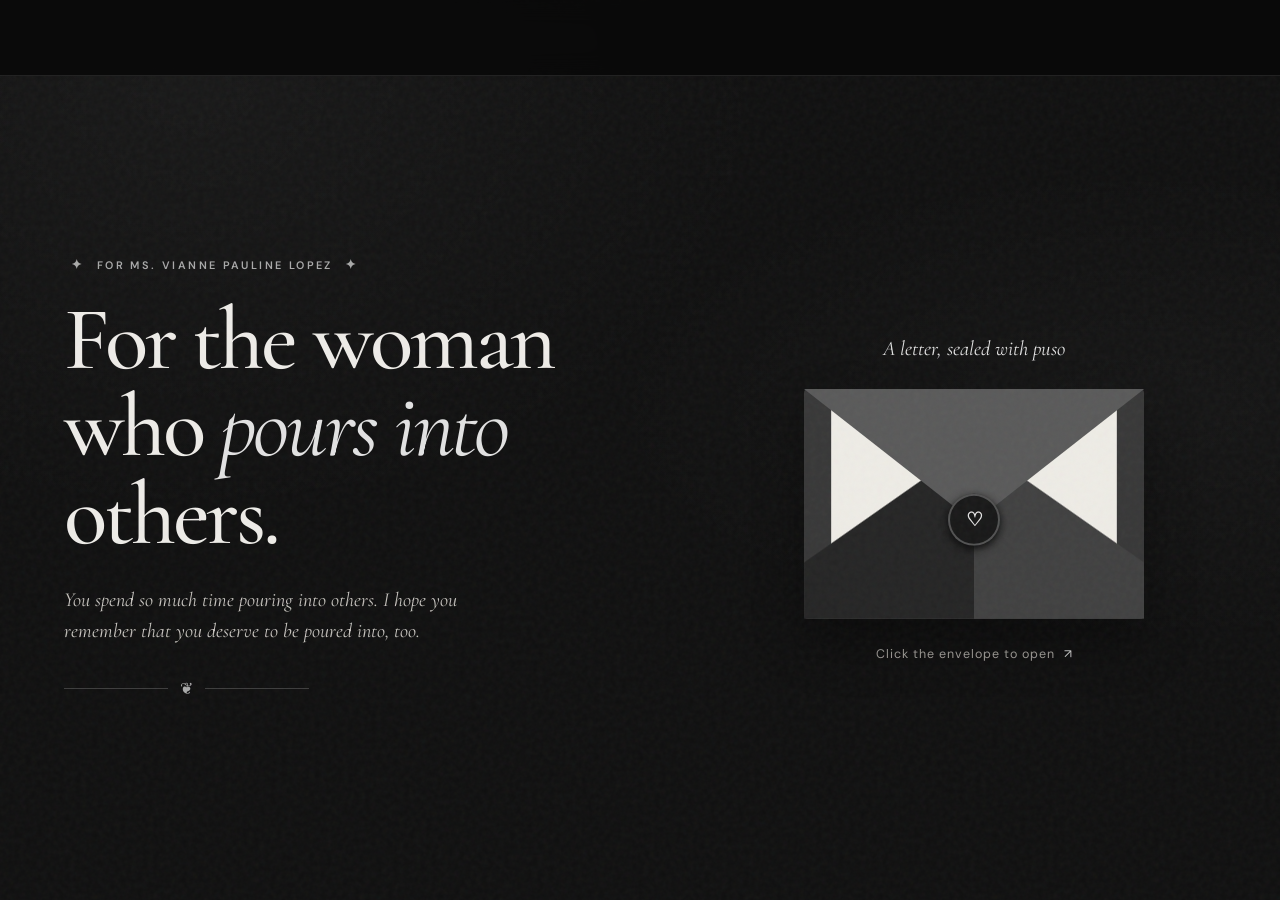
<file: index.html>
<!DOCTYPE html>
<html lang="en">
<head>
  <meta charset="UTF-8">
  <meta name="viewport" content="width=device-width, initial-scale=1.0">
  <meta name="theme-color" content="#211b19">
  <meta name="description" content="Social Media Privacy and Professional Image - Activity 6.">
  <title>WEBSITE PPOJECT 5 | Social Media Privacy</title>

  <link rel="preconnect" href="https://fonts.googleapis.com">
  <link rel="preconnect" href="https://fonts.gstatic.com" crossorigin>
  <link href="https://fonts.googleapis.com/css2?family=Cormorant+Garamond:wght@400;500;600;700&family=DM+Sans:wght@400;500;600&family=Special+Elite&display=swap" rel="stylesheet">

  <link rel="stylesheet" href="style.css">
</head>

<body>
  <div class="grain" aria-hidden="true"></div>

 <header class="topbar"></header>

  <main>
    <section class="hero" id="home">
      <div class="hero-copy">
        <p class="eyebrow">
          <span class="tiny-star">✦</span>
          For Ms. Vianne Pauline Lopez
          <span class="tiny-star">✦</span>
        </p>

        <h1>For the woman<br>who <em>pours into</em> others.</h1>

        <p class="hero-subtitle">
          You spend so much time pouring into others. I hope you remember that you deserve to be poured into, too.
        </p>

        <div class="hero-rule"><span>❦</span></div>
      </div>

      <div class="envelope-scene">
        <div class="envelope-caption">A letter, sealed with puso</div>

        <button class="envelope" id="openLetter" type="button" aria-label="Open the letter">
          <span class="envelope-back"></span>

          <span class="letter-preview">
            <span class="letter-preview-small">For you lidir.</span>
            <span class="letter-preview-name">Nay</span>
            <span class="letter-preview-heart">♡</span>
          </span>

          <span class="envelope-flap"></span>
          <span class="envelope-front"></span>
         <span class="wax-seal">♡</span>
        </button>

        <p class="click-hint">Click the envelope to open <span>↗</span></p>
      </div>
    </section>

    <section class="letter-section hidden" id="letterSection" aria-labelledby="letterHeading">
      <div class="section-heading">
        <p class="eyebrow">Sana may sense 'tong mga pinagsasabi ko</p>
        <h2 id="letterHeading">Dear, <em> Charo.</em></h2>
        <p class="section-intro">Please excuse the occasional dramatic pause and the excessive HAHAHAHA.</p>
      </div>

      <article class="letter-paper">
        <div class="paper-topline">
          <span>OCTOBER 16, 2026</span>
          <span>✦</span>
          <span>FRIDAY</span>
        </div>

        <div class="letter-content">
         
<p class="salutation">Hello, Nay!</p>

          
<p>Uhm… wait, parang ano ’to ha, impromptu. HAHAHAHA. Teka, ano nga ulit sasabihin ko? Ay, naalala ko na!</p>

<p>Una sa lahat, bago sa huli, gusto ko pong mag-thank you for everything since day one.</p>

<p>Gusto ko pong mag-thank you sa pag-guide mo sa akin, sa patience mo, at sa patuloy na pagtuturo sa akin. Aware naman po ako na minsan (minsan???) mahirap talaga akong i-handle. HAHAHAHA.</p>

<p>Pero ayun, nandiyan ka pa rin po. Thank you po sa imong bohai!</p>

<p>Naalala ko po ’yung conversation natin sa study hall tungkol sa mga taong umaalis sa buhay natin, ’yung mga disciples mo po at ’yung mga naging leader ko po. Naisip ko tuloy na pareho pala tayong may experiences sa mga taong umaalis sa buhay natin.</p>

<p>Pero kidding aside, tumatak po talaga sa akin ’yung usapan natin na ’yon. Dahil doon, mas nakita kita hindi lang bilang leader, kundi bilang isang tao rin na may sariling mga pinagdaraanan at karanasan sa buhay.</p>

<p>Tapos po, sa Prayer Mountain, sinabi mong kapag nagmamahal ka, you pour yourself into people, especially your disciples. Mas na-appreciate ko po ’yung heart mo. Kahit alam mong may possibility na umalis ang mga taong pinaglalaanan mo ng time, effort, and love, you still choose to give.</p>

<p>Hindi mo kontrolado kung sino ang mag-stay o aalis, pero you still choose to pour into others. </p>

<p>As for my journey with God, I'm still taking things one step at a time. May mga bagay pa akong unti-unting inaayos sa sarili ko, pero I'm trying. Noong una, parang dini-deny ko pa sa sarili ko, eh. ’Yung irresistible grace po? Kahit anong takbo ang gawin ko, somehow, binabalik pa rin ako ni God. Kahit may mga experiences akong naging dahilan para ayaw ko nang bumalik, He still gave me reasons to keep trying.</p>

<p>I'm grateful na God uses you po to guide me, teach me, and remind me of things I need to hear. I know na ’yung relationship ko with God is my own journey, pero thankful ako na may mga taong tulad mo po Siyang ginagamit along the way.</p>

<p>Ayoko pong ma-take for granted ang presence ni God, pati na rin ang mga taong ginagamit Niya para tulungan akong lumago. Gusto ko pong ma-appreciate ka, hindi lang dahil sa mga ginagawa mo para sa akin, kundi dahil din sa kung sino ka at sa heart na meron ka.</p>

<p>And ’yung ganap po sa Prayer Mountain, gustong-gusto ko talagang sumama. Kaya noong sinabi mong, “Buti sumama ka,” ang gusto kong isagot no’n is, “Buti inaya mo po ’ko.”</p>

<p>Baka po sa ’yo, simpleng pag-aya lang ’yon, pero sa akin, it meant something. Na-appreciate ko po na naisipan mo akong ayain in the first place.</p>

<p>Uhm… ano po pala, thank you rin po kasi kahit paulit-ulit ninyo akong niyayang kumain, hindi mo ’ko pinilit. Hinayaan mo lang akong maging comfortable.</p>

<p>Thank you po for being patient and considerate. Naa-appreciate ko po na hindi mo ako minamadali at hinahayaan mo lang akong maging comfortable sa sarili kong pace, kahit may mga part na nahihiya pa rin ako. HAHAHAHA.</p>

<p>Thank you po for being you.</p>

<p>Sana, habang inaalagaan mo ang ibang tao, maalagaan mo rin po ang sarili mo. You deserve the same love, patience, and care that you give to others. Sana, hayaan mo rin kaming alagaan ka paminsan-minsan, kahit sa maliliit na paraan lang.</p>

<p>I pray po kay God na He continues to give you wisdom, strength, peace, and joy as you walk in your calling. Magiging pastora yarn, ihh! <3</p>

<p>I pray na patuloy ka pong i-sustain ni God, especially on the days when you feel tired. Sana, sa mga panahong napapagod ka na kakabuhos sa ibang tao, He reminds you that you are loved, too, and that you don't have to carry everything alone.</p>

<p>I'm GRATEFUL for your life, Maem. Kasama ka sa paglipad ng eroplano.</p>

<p>Nakikita ko po kayo, Nay.</p>

<p>Nakikita ko po ’yung efforts mo, ’yung heart mo for people, at ’yung love na binubuhos mo sa mga taong ginagabayan mo. Hindi man ako palaging vocal, please know na hindi nasasayang sa akin ’yung mga ginagawa mo. Please, please, please. By Sabrina Carpenter. </p>
<p class="love-line">Sinisinag kita, Nay’ed! Thank you for everything. 🤍</p>

<p class="signoff">Lodicakes,<br><span>Ruthy</span></p>

             </div> <!-- end ng letter-content -->

      <div id="letterEnding" class="hidden">
        <div class="continue-wrap">
          <p>Ay, teka, meron pa po…</p>
        </div>

        <div id="oneLastThing">
          <button
            class="primary-button"
            id="showLastThing"
            type="button"
          >
            Click here <span>♡</span>
          </button>
        </div>
      </div>

    </article>

    <!-- PASSWORD SCREEN -->
<section class="password-section hidden" id="passwordSection" aria-labelledby="passwordHeading">
  <div class="surprise-card">
    <p class="eyebrow">Ma-stress muna♡</p>

    <div class="surprise-ornament">❦</div>

    <h2 id="passwordHeading">Password po muna bago ang surprise HAHAHAHA.</h2>

    <form id="passwordForm">
      <label for="passwordInput"> Question: What is her name?</label>

      <p class="password-clue">
        <em>Clue: Baka alam po ni Yela</em>
      </p>

      <input
        type="password"
        id="passwordInput"
        name="password"
        placeholder="Your answer..."
        autocomplete="off"
        required
      >

      <p id="passwordError" class="hidden" role="alert">
        Hmm, try again HAHAHAHA. 🤍
      </p>

      <p id="secondClue" class="password-clue hidden">
        <em>Need another clue? Her name reads the same forward and backward. 👀</em>
      </p>

      <button class="primary-button" type="submit">
        Unlock the surprise ♡
      </button>
    </form>
  </div>
</section>


    <section class="memories-section" id="memories">
      <div class="section-heading">
        <p class="eyebrow">Kyeotie Mumintsss</p>
        <h2>Mga <em>Pitik.</em></h2> 
      </div>

      <div class="memory-grid">
        <figure class="memory-card memory-card-large">
          <div class="photo-frame">
            <img src="photos/memory-1.jpg" alt="Ruthy and Nay sharing a moment at a table">
          </div>
          <figcaption>
            <span class="memory-number">01 / Pic tayo, send natin kay Mami</span>
            <p>Some moments stay with us.</p>
          </figcaption>
        </figure>

        <figure class="memory-card">
          <div class="photo-frame">
            <img src="photos/memory-2.jpg" alt="Ruthy and Nay standing together outside during their outing">
          </div>
          <figcaption>
            <span class="memory-number">02 /Lopit, Angas</span>
            <p>“Buti sumama ka.”</p>
          </figcaption>
        </figure>

        <figure class="memory-card">
          <div class="photo-frame">
            <img src="photos/memory-3.jpg" alt="A group photo with Ruthy, Nay, and a friend">
          </div>
          <figcaption>
            <span class="memory-number">03 / STILL GROWING</span>
            <p>One step at a time.</p>
          </figcaption>
        </figure>
      </div>
    </section>

    <section class="surprise-section hidden" id="surpriseSection">
     
<div class="gang-letter">
  <p class="gang-heading">Mga nakakaiyak na mensahe</p>

  <div class="gang-flourish">❦</div>

  <h2 class="gang-greeting">Halu Mami, <em>V!</em></h2>

  <div class="gang-message">
    <h3>TIN</h3>
    <p>Salamat sa iyong suporta, God bless.</p>
  </div>

  <div class="gang-message">
    <h3>YELA</h3>
    <p>Pilipino, Pilipino, bebot, bebot be, ikaw ay aking…</p>
  </div>

  <div class="gang-message">
    <h3>RUTH</h3>
    <p>Meron din palang ganda ang buhay, pwede nang mangarap.</p>
  </div>

  <p class="gang-thanks">Arigathanks, Mi. 🤍</p>
  <p class="gang-signoff">— Mga mababangis</p>

 
<div class="gang-actions">
  <button class="read-again-button" id="readAgain" type="button">
    ↶ Read Again
  </button>

  <button class="trash-button" id="trashThis" type="button">
    🗑 Trash This
  </button>
</div>


        <div class="trash-reveal hidden" id="trashReveal" aria-live="polite">
          <img src="images/heartbreak-meme.png" alt="A dramatic heartbreak meme showing someone clutching a glowing heart">

          <p>Aguy saet niyan binasura HAHAHAHAH</p>

          <button class="text-button" id="undoTrash" type="button">
            Balikan natin... sino? MALIIII.
          </button>
        </div>
      </div>
    </section>
  </main>

  <div class="toast" id="toast" role="status" aria-live="polite"></div>

  <script src="script.js"></script>
</body>
</html>
</file>
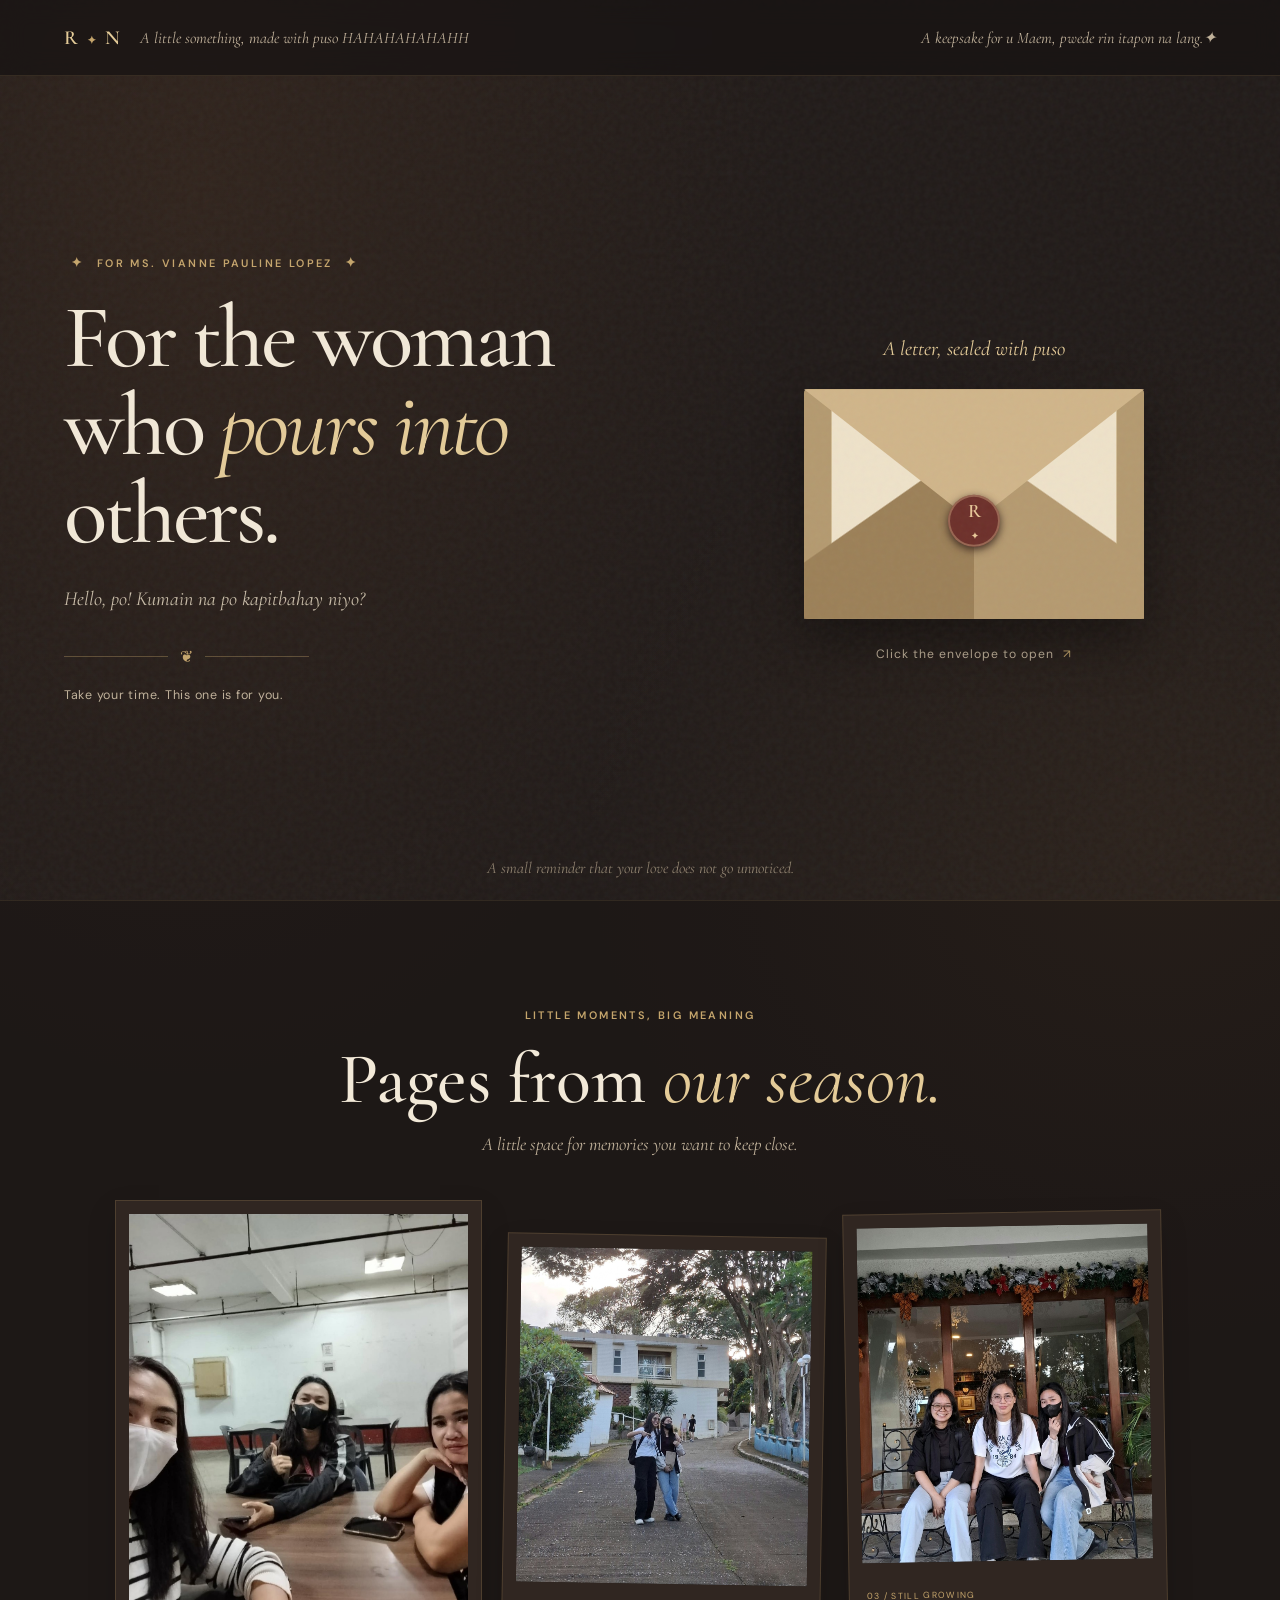
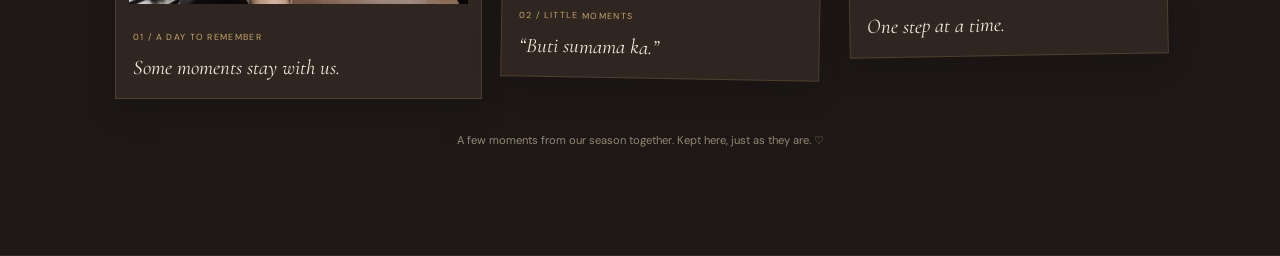
<file: Activity6_Ruth/index.html>
<!DOCTYPE html>
<html lang="en">
<head>
  <meta charset="UTF-8">
  <meta name="viewport" content="width=device-width, initial-scale=1.0">
  <meta name="theme-color" content="#211b19">
   <meta name="description" content="Social Media Privacy and Professional Image - Activity 6.">
  <title>Social Media Privacy and Professional Image | Activity 6</title>
  <link rel="preconnect" href="https://fonts.googleapis.com">
  <link rel="preconnect" href="https://fonts.gstatic.com" crossorigin>
  <link href="https://fonts.googleapis.com/css2?family=Cormorant+Garamond:wght@400;500;600;700&family=DM+Sans:wght@400;500;600&family=Special+Elite&display=swap" rel="stylesheet">
  <link rel="stylesheet" href="style.css">
</head>
<body>
  <div class="grain" aria-hidden="true"></div>
  <header class="topbar">
    <a class="brand" href="#" aria-label="A letter for Nay home">R <span>✦</span> N</a>
    <div class="topbar-note">A little something, made with puso HAHAHAHAHAHH</div>
    <span class="topbar-note topbar-note-right">A keepsake for u Maem, pwede rin itapon na lang.✦</span>
  </header>

  <main>
    <section class="hero" id="home">
      <div class="hero-copy">
        <p class="eyebrow"><span class="tiny-star">✦</span> For Ms. Vianne Pauline Lopez <span class="tiny-star">✦</span></p>
        <h1>For the woman<br>who <em>pours into</em> others.</h1>
        <p class="hero-subtitle">Hello, po! Kumain na po kapitbahay niyo? </p>
        <div class="hero-rule"><span>❦</span></div>
        <p class="hero-prompt">Take your time. This one is for you.</p>
      </div>

      <div class="envelope-scene">
        <div class="envelope-caption">A letter, sealed with puso</div>
        <button class="envelope" id="openLetter" type="button" aria-label="Open the letter">
          <span class="envelope-back"></span>
          <span class="letter-preview">
            <span class="letter-preview-small">For my LIDIR</span>
            <span class="letter-preview-name">Nay</span>
            <span class="letter-preview-heart">♡</span>
          </span>
          <span class="envelope-flap"></span>
          <span class="envelope-front"></span>
          <span class="wax-seal">R<span>✦</span></span>
        </button>
        <p class="click-hint">Click the envelope to open <span>↗</span></p>
      </div>
      <div class="hero-bottom-note">A small reminder that your love does not go unnoticed.</div>
    </section>

    <section class="letter-section hidden" id="letterSection" aria-labelledby="letterHeading">
      <div class="section-heading">
        <p class="eyebrow">A FEW WORDS FROM Lodicakes</p>
        <h2 id="letterHeading">Dear Nay, <em>Vianne.</em></h2>
        <p class="section-intro">Please excuse the occasional dramatic pause and the excessive HAHAHAHA.</p>
      </div>

      <article class="letter-paper">
        <div class="paper-topline"><span>OCTOBER</span><span>✦</span><span> 2026</span></div>
        <div class="letter-content">
          <p class="salutation">Hello, Nay!</p>

          <p>Uhm… wait, parang ano ’to ha, impromptu. HAHAHAHAHA. Teka, ano nga ulit sasabihin ko? Ay, naalala ko na!</p>

          <p>Una sa lahat, bago sa huli, gusto ko pong mag-thank you. For everything since day one. HAHAHAHA.</p>

          <p>Pero sir-use-lee, Nay. (Seriously, ayun, nag-explain pa nga.) Since October naman ngayon, Teacher’s Month ’to e. Sabi ni Google. Sinabi niya ’yon??? HAHAHAHA. Kaya naisipan kitang sulatan, kasi bakit hindi, ’di ba?</p>

          <p>Gusto kong mag-thank you sa pag-guide mo sa akin, sa patience mo, at sa patuloy na pagtuturo sa akin. Aware naman ako na minsan (minsan???) mahirap talaga akong i-handle. Pwede namang sumuko ka na lang sa akin, tapos balik na ulit ako sa life ko. Salamat na lang sa lahat. HAHAHAHA.</p>

          <p>Pero ayun, nandiyan ka pa rin. Thank you sa imong bohai!</p>

          <p>Naalala ko ’yung conversation natin sa study hall tungkol sa mga taong umaalis sa buhay ng isang leader. Naisip ko tuloy na pareho pala tayong may experiences sa mga leaders na umaalis. Perfect combination ang atake! Parang nag-cross talaga ’yung paths natin. ANGAS. HAHAHAHA.</p>

          <p>Pero kidding aside, that conversation stayed with me. It helped me see you not just as my leader, but also as a person who has her own struggles. Tapos kahapon, sa prayer mountain, noong sinabi mong kapag nagmamahal ka, you pour yourself into people, especially your disciples, mas na-appreciate ko ’yung heart mo. Kahit alam mong may possibility na umalis ang mga taong pinaglalaanan mo ng time, effort, at love, you still choose to give.</p>

          <p>Hindi mo kontrolado kung sino ang mag-stay o aalis, pero you still choose to pour into others. <strong>LIKE??? DI BA??? KABOG.</strong> HAHAHAHA.</p>

          <p>Nakikita ko naman ’yung efforts mo, Nay. Hindi lang talaga ako vocal. Vocal cords development! HAHAHAHAHA. Jusq, tama na. Pero seriously, I hope na little by little, matutunan ko ring mas ma-express ’yung appreciation ko sa iyo.</p>

          <p>As for my journey with God, I'm still taking things one step at a time. May mga battles pa akong hinaharap at mga bagay na unti-unti ko pang hina-heal, pero I'm trying, Nay. I'm grateful na God uses you to guide me, teach me, and remind me of things I need to hear. I know na ’yung relationship ko with God is my own journey, but I'm thankful na may mga taong tulad mo Siyang ginagamit along the way.</p>

          <p>I don't want to take you for granted, Nay. Pati si God. Ayokong masanay na lang sa presence Niya without genuinely seeking Him, at ayoko ring i-take for granted ’yung mga taong ginagamit Niya para tulungan akong lumago. I'm grateful for your life and for the fact na pinagtagpo Niya ’yung paths natin.</p>

          <p>And ’yung yesterday ganap, gustong-gusto ko talagang sumama. Kaya noong sinabi mong, “Buti sumama ka,” ang gusto ko talagang isagot ay, “Buti inaya mo ’ko.”</p>

          <p>Thank you kasi kahit paulit-ulit mo akong niyayang kumain, hindi mo ako pinilit. HAHAHAHA. Siguro ramdam mo rin na may mga battles pa akong hinaharap, pero hinayaan mo lang akong maging comfortable sa sarili kong pace. Plus 10 na ’yan, direct sa card!</p>

          <p>Baka sa ’yo, simpleng pag-aya lang ’yon, pero sa akin, it meant something. Hindi lang dahil nakasama ko kayo sa prayer mountain, kundi dahil na-appreciate ko rin na naisipan mo akong ayain in the first place. Kaya ayun, buti inaya mo po ’ko. HAHAHAHA. De, ang totoo niyan, may mga inaya siya tapos ’di makakasama, ako last option na ayain. CHAROT. HAHAHAHAHAHAHAHAHA.</p>

          <p>Nay, thank you for being my spiritual mother (Mother??? Nagka-anak pa nga), mentor, and leader. Thank you sa guidance, patience, lessons, reminders, at sa love na patuloy mong ibinibigay sa mga taong ginagabayan mo.</p>

          <p>Pero sana, habang inaalagaan mo rin ang ibang tao, maalagaan mo rin ang sarili mo. You deserve the same love, patience, and care that you give to others. I pray that God continues to give you wisdom, strength, peace, and joy as you walk in your calling. Magiging pastora yarn sha e! HAHAHAHAHA.</p>

          <p>I pray na patuloy kang i-sustain ni God, especially on days when you feel tired, and that He reminds you that you are loved, too.</p>

          <p>I'm GRATEFUL for your life, Nay. For everything since day one. Kasama ka sa paglipad ng eroplano. HAHAHAHA. Hindi ko man laging nasasabi, I hope this letter somehow makes up for the things I fail to express in person. Ayun, nag-fail.</p>

          <p>Hindi ko alam kung saan ako dadalhin ni God in the coming years, at hindi ko rin kayang i-guarantee kung ano ang mangyayari. People come and people go. Clean as you go??? MALIIIIIIII. HAHAHAHA.</p>

          <p>Pero as long as I'm breathing, I'll be here. (Yes, here mismo sa bahay. Kimiii.) Hindi ko man maipapangakong hindi na ako mahihirapan o maliligaw ulit, I'm trying, Nay. And for now, I'm thankful na kasama kita sa season na ito ng buhay ko. Kung saan man ako dalhin ni God, I'll always be grateful na naging part ka ng journey ko.</p>

          <p>And if there's one thing I really want you to take away from this letter, it's this: <strong>nakikita ko po kayo, Nay. (Malamang may mata ka.)</strong> HAHAHAHAHA. Nakikita ko ’yung efforts mo, ’yung heart mo for people, at ’yung love na binubuhos mo sa mga taong ginagabayan mo. Hindi man ako palaging vocal, please know na hindi nasasayang sa akin ’yung mga ginagawa mo. Please, please, please. By Sabrina Carpenter. </p>

          <p>I appreciate you more than I can sometimes put into words.</p>

          <p class="love-line">Te amo, Nay! Thank you for everything. 🤍</p>

          <p class="signoff">Lodicakes,<br><span>Ruthy</span></p>
        </div>
      </article>
      <div class="continue-wrap">
        <p>Ay, teka, meron pa…</p>
        <button class="primary-button" id="showSurprise" type="button">One last thing, Nay <span>♡</span></button>
      </div>
    </section>

    <section class="memories-section" id="memories">
      <div class="section-heading">
        <p class="eyebrow">LITTLE MOMENTS, BIG MEANING</p>
        <h2>Pages from <em>our season.</em></h2>
        <p class="section-intro">A little space for memories you want to keep close.</p>
      </div>
      <div class="memory-grid">
        <figure class="memory-card memory-card-large">
          <div class="photo-frame">
            <img src="photos/memory-1.jpg" alt="Ruthy and Nay sharing a moment at a table">
          </div>
          <figcaption><span class="memory-number">01 / A DAY TO REMEMBER</span><p>Some moments stay with us.</p></figcaption>
        </figure>
        <figure class="memory-card">
          <div class="photo-frame">
            <img src="photos/memory-2.jpg" alt="Ruthy and Nay standing together outside during their outing">
          </div>
          <figcaption><span class="memory-number">02 / LITTLE MOMENTS</span><p>“Buti sumama ka.”</p></figcaption>
        </figure>
        <figure class="memory-card">
          <div class="photo-frame">
            <img src="photos/memory-3.jpg" alt="A group photo with Ruthy, Nay, and a friend">
          </div>
          <figcaption><span class="memory-number">03 / STILL GROWING</span><p>One step at a time.</p></figcaption>
        </figure>
      </div>
      <p class="memory-tip">A few moments from our season together. Kept here, just as they are. ♡</p>
    </section>

    <section class="surprise-section hidden" id="surpriseSection">
      <div class="surprise-card">
        <p class="eyebrow">A LITTLE REMINDER FOR YOU</p>
        <div class="surprise-ornament">❦</div>
        <h2>Dear Nay, <span class="surprise-full-name">Vianne Pauline Lopez</span></h2>
        <p class="surprise-message">You spend so much time pouring into others. I hope you remember that you deserve to be poured into, too.</p>
        <p class="surprise-message">Thank you for showing up, for inviting me, for welcoming me into your care group hehe, for giving me room to take things at my own pace, and for continuing to love people even when you cannot control whether they stay.</p>
        <p class="surprise-message">Hindi ko man palaging nasasabi, I see you. I appreciate you. And I'm grateful to God for your life.</p>
        <p class="surprise-signoff">Te amo, Nay. 🤍</p>
        <p class="surprise-from">-RUTHY</p>
        <div class="ending-actions" id="endingActions">
          <button class="text-button" id="backToLetter" type="button">↶ Read again</button>
          <button class="text-button trash-button" id="trashThis" type="button">🗑 Trash this</button>
        </div>
        <div class="trash-reveal hidden" id="trashReveal" aria-live="polite">
          <img src="images/heartbreak-meme.png" alt="A dramatic heartbreak meme showing someone clutching a glowing heart">
          <p>Aguy saet niyan tinapon HAHAHAHAH</p>
          <button class="text-button" id="undoTrash" type="button">Okay fine, read it again</button>
        </div>
      </div>
    </section>
  </main>


  <div class="toast" id="toast" role="status" aria-live="polite"></div>
  <script src="script.js"></script>
</body>
</html>
</file>
<file: style.css>
/* ========================================
   NAY'S APPRECIATION WEBSITE
   Clean monochrome theme
   ======================================== */

:root {
  --ink: #eeece8;
  --muted: #aaa7a2;
  --bg: #101010;
  --panel: #1b1b1b;
  --gold: #a9a9a9;
  --gold-light: #e2e2e2;
  --paper: #eeece6;
  --paper-ink: #282828;
  --paper-muted: #77736e;
  --line: rgba(220, 220, 220, .22);
  --serif: "Cormorant Garamond", Georgia, serif;
  --sans: "DM Sans", Arial, sans-serif;
  --typewriter: "Special Elite", "Courier New", monospace;
}

/* GLOBAL */
* {
  box-sizing: border-box;
}

html {
  scroll-behavior: smooth;
  scroll-padding-top: 90px;
}

body {
  margin: 0;
  color: var(--ink);
  background:
    radial-gradient(ellipse at 15% 10%, rgba(255,255,255,.035), transparent 38%),
    radial-gradient(ellipse at 90% 45%, rgba(255,255,255,.025), transparent 35%),
    var(--bg);
  font-family: var(--sans);
  line-height: 1.7;
  overflow-x: hidden;
}

button {
  font: inherit;
}

button:focus-visible,
a:focus-visible {
  outline: 2px solid var(--gold-light);
  outline-offset: 5px;
}

.hidden {
  display: none !important;
}

/* SUBTLE GRAIN */
.grain {
  position: fixed;
  inset: 0;
  z-index: 10;
  pointer-events: none;
  opacity: .055;
  background-image: url("data:image/svg+xml,%3Csvg viewBox='0 0 180 180' xmlns='http://www.w3.org/2000/svg'%3E%3Cfilter id='n'%3E%3CfeTurbulence type='fractalNoise' baseFrequency='.9' numOctaves='3' stitchTiles='stitch'/%3E%3C/filter%3E%3Crect width='100%25' height='100%25' filter='url(%23n)' opacity='.8'/%3E%3C/svg%3E");
}

/* HEADER */
.topbar {
  position: relative;
  z-index: 11;
  min-height: 76px;
  padding: 16px clamp(20px, 5vw, 72px);
  display: flex;
  align-items: center;
  justify-content: space-between;
  gap: 18px;
  background: rgba(8,8,8,.82);
  border-bottom: 1px solid rgba(255,255,255,.1);
  backdrop-filter: blur(12px);
}

.brand {
  color: var(--gold-light);
  text-decoration: none;
  font: 600 1.25rem var(--serif);
  letter-spacing: .1em;
}

.brand span {
  color: var(--gold);
  font-size: .7rem;
}

.topbar-note {
  color: var(--muted);
  font: italic 1rem var(--serif);
}

.topbar-note-right {
  margin-left: auto;
}

/* HERO */
.hero {
  position: relative;
  display: grid;
  grid-template-columns: minmax(0, 1.1fr) minmax(280px, .9fr);
  align-items: center;
  gap: clamp(30px, 6vw, 90px);
  max-width: 1200px;
  min-height: calc(100svh - 76px);
  margin: 0 auto;
  padding: 70px 24px 35px;
}

.hero-copy {
  padding: 10px 0 50px;
}

.eyebrow {
  margin: 0 0 20px;
  color: var(--gold);
  font-size: .68rem;
  font-weight: 600;
  letter-spacing: .22em;
  text-transform: uppercase;
}

.tiny-star {
  padding: 0 7px;
  font-size: .8rem;
}

h1,
h2 {
  margin: 0;
  font-family: var(--serif);
  font-weight: 500;
  line-height: .98;
}

h1 {
  font-size: clamp(3.5rem, 7vw, 6.7rem);
  letter-spacing: -.035em;
}

h1 em,
h2 em {
  color: var(--gold-light);
  font-weight: 400;
}

.hero-subtitle {
  max-width: 440px;
  margin: 26px 0 0;
  color: #c7c4bf;
  font: italic 1.25rem/1.55 var(--serif);
}

.hero-rule {
  display: flex;
  align-items: center;
  gap: 12px;
  max-width: 245px;
  margin: 28px 0 15px;
  color: var(--gold);
}

.hero-rule::before,
.hero-rule::after {
  content: "";
  flex: 1;
  height: 1px;
  background: var(--line);
}

.hero-prompt,
.click-hint,
.section-intro {
  color: var(--muted);
}

.hero-prompt,
.click-hint {
  font-size: .78rem;
}

.envelope-scene {
  padding: 20px 0 30px;
  text-align: center;
}

.envelope-caption {
  margin-bottom: 28px;
  color: var(--gold-light);
  font: italic 1.3rem var(--serif);
}

.click-hint {
  margin: 25px 0 0;
  letter-spacing: .08em;
}

.click-hint span {
  margin-left: 5px;
  color: var(--gold-light);
}

.hero-bottom-note {
  position: absolute;
  right: 24px;
  bottom: 22px;
  left: 24px;
  color: #8e8e8e;
  font: italic 1rem var(--serif);
  text-align: center;
}

/* ENVELOPE */
.envelope {
  position: relative;
  display: block;
  width: min(100%, 340px);
  aspect-ratio: 1.48;
  margin: 0 auto;
  padding: 0;
  border: 0;
  background: transparent;
  cursor: pointer;
  filter: drop-shadow(0 25px 24px rgba(0,0,0,.35));
  perspective: 900px;
  transition: transform .3s ease;
}

.envelope:hover {
  transform: translateY(-5px) rotate(-1deg);
}

.envelope-back {
  position: absolute;
  inset: 0;
  border-radius: 4px;
  background: #383838;
}

.letter-preview {
  position: absolute;
  z-index: 1;
  top: 5%;
  right: 8%;
  left: 8%;
  display: flex;
  flex-direction: column;
  align-items: center;
  justify-content: center;
  height: 91%;
  color: var(--paper-ink);
  background: var(--paper);
  border: 1px solid #d0ceca;
  transition: transform .9s cubic-bezier(.2,.8,.2,1), top .9s;
}

.letter-preview-small {
  color: #77736e;
  font: italic 1rem var(--serif);
}

.letter-preview-name {
  font: 600 3.1rem/1.1 var(--serif);
}

.letter-preview-heart {
  margin-top: 5px;
  color: #777;
  font-size: 1.4rem;
}

.envelope-flap {
  position: absolute;
  z-index: 4;
  inset: 0 0 auto;
  height: 58%;
  background: #5a5a5a;
  clip-path: polygon(0 0, 100% 0, 50% 100%);
  transform-origin: top;
  transition: transform .7s ease;
  backface-visibility: hidden;
}

.envelope-front {
  position: absolute;
  z-index: 3;
  inset: 0;
  background:
    linear-gradient(145deg, transparent 49.5%, #252525 50%) left / 50% 100% no-repeat,
    linear-gradient(215deg, transparent 49.5%, #414141 50%) right / 50% 100% no-repeat;
  clip-path: polygon(0 0, 50% 52%, 100% 0, 100% 100%, 0 100%);
}

.wax-seal {
  position: absolute;
  z-index: 5;
  top: 48%;
  left: 50%;
  display: grid;
  place-items: center;
  width: 52px;
  height: 52px;
  color: #e5e5e5;
  background: #181818;
  border-radius: 50%;
  box-shadow: inset 0 0 0 2px rgba(255,255,255,.25), 0 3px 8px #080808;
  font: 600 1.2rem var(--serif);
  transform: translate(-50%, -10%);
}

.wax-seal span {
  margin-left: 2px;
  font-size: .55rem;
}

.envelope.is-open .envelope-flap {
  z-index: 0;
  transform: rotateX(180deg);
}

.envelope.is-open .letter-preview {
  transform: translateY(-53%);
  transition-delay: .35s;
}

.envelope.is-open .wax-seal {
  opacity: 0;
  transition: opacity .2s;
}

/* SECTION SPACING */
.letter-section,
.memories-section,
.surprise-section {
  padding: 105px 24px;
}

.section-heading {
  max-width: 720px;
  margin: 0 auto 45px;
  text-align: center;
}

.section-heading h2 {
  font-size: clamp(2.8rem, 6vw, 4.5rem);
}

.section-intro {
  margin: 18px 0 0;
  font: italic 1.15rem var(--serif);
}

/* LETTER PAPER */
.letter-paper {
  position: relative;
  max-width: 790px;
  margin: 0 auto;
  padding: clamp(25px, 6vw, 66px);
  color: var(--paper-ink);
  background:
    radial-gradient(ellipse at 0% 0%, rgba(255,255,255,.45), transparent 50%),
    var(--paper);
  border: 1px solid #d0ceca;
  box-shadow: 0 25px 70px rgba(0,0,0,.45);
}

.letter-paper::before {
  position: absolute;
  inset: 12px;
  border: 1px solid rgba(80,80,80,.2);
  content: "";
  pointer-events: none;
}

.paper-topline,
.paper-bottomline {
  position: relative;
  display: flex;
  align-items: center;
  justify-content: space-between;
  color: var(--paper-muted);
  font-size: .58rem;
  letter-spacing: .18em;
}

.paper-topline {
  padding-bottom: 22px;
  border-bottom: 1px solid rgba(80,80,80,.25);
}

.paper-bottomline {
  justify-content: center;
  margin-top: 35px;
  padding-top: 18px;
  border-top: 1px solid rgba(80,80,80,.25);
  font-size: .52rem;
  text-align: center;
}

.letter-content {
  position: relative;
  padding-top: 22px;
  font: 1.08rem/1.85 var(--serif);
}

.letter-content p {
  margin: 0 0 1.18em;
}

.letter-content strong {
  color: #454545;
  font-weight: 700;
}

.letter-content .salutation {
  font-size: 1.7rem;
  font-weight: 600;
}

.letter-content .love-line {
  font-size: 1.3rem;
  font-weight: 600;
}

.signoff {
  padding-top: 8px;
}

.signoff span {
  display: inline-block;
  margin-top: 6px;
  font-size: 1.55rem;
  font-style: italic;
}

/* TEASER AND LETTER REVEAL */
.letter-teaser {
  position: relative;
  min-height: 180px;
  padding: 35px 0;
  color: var(--paper-ink);
  font: 1.2rem/1.85 var(--serif);
  transition: opacity .45s ease, transform .45s ease;
}

.letter-teaser p {
  margin: 0 0 22px;
}

.letter-teaser p:first-child {
  font-size: 1.7rem;
  font-weight: 600;
}

.letter-teaser p:last-child {
  font-style: italic;
}

.letter-teaser.teaser-fading {
  opacity: 0;
  transform: translateY(-8px);
}

#realLetter.letter-fading-in {
  animation: realLetterFadeIn .65s ease both;
}

@keyframes realLetterFadeIn {
  from {
    opacity: 0;
    transform: translateY(8px);
  }
  to {
    opacity: 1;
    transform: translateY(0);
  }
}

#letterSection .letter-content #realLetter > p {
  opacity: 0;
  transform: translateY(18px);
  transition: opacity .7s ease, transform .7s ease;
}

#letterSection .letter-content #realLetter > p.revealed {
  opacity: 1;
  transform: translateY(0);
}


/* LETTER ENDING AND LAST BUTTON */
.continue-wrap {
  padding-top: 40px;
  text-align: center;
}

.continue-wrap p {
  margin: 0;
  color: #55504b;
  font: italic 1.2rem var(--serif);
}

/* Smooth reveal of the final letter button */
#letterEnding {
  position: relative;
  margin-top: 1rem;
  margin-bottom: 48px;
  padding-bottom: 8px;
  opacity: 0;
  transform: translateY(12px);
  transition: opacity .8s ease, transform .8s ease;
}

#letterEnding.hidden {
  display: none !important;
}

#letterEnding.last-thing-visible {
  opacity: 1;
  transform: translateY(0);
}

#oneLastThing {
  display: block;
  margin: 22px auto 0;
  padding-bottom: 12px;
  text-align: center;
  opacity: 1;
  visibility: visible;
}

#showLastThing {
  display: inline-flex;
  align-items: center;
  justify-content: center;
  gap: 6px;
  min-height: 48px;
  padding: 13px 22px;
  color: #171717 !important;
  -webkit-text-fill-color: #171717;
  background: #e2e2e2;
  border: 1px solid #999;
  border-radius: 999px;
  font: 600 .9rem var(--sans);
  letter-spacing: .04em;
  text-indent: 0;
  text-shadow: none;
  cursor: pointer;
  transition: transform .25s ease, background .25s ease;
}

#showLastThing span {
  color: #171717 !important;
  -webkit-text-fill-color: #171717;
  margin-left: 2px;
}

#showLastThing:hover {
  background: #fff;
  transform: translateY(-3px);
}

/* GENERAL BUTTONS */
.primary-button {
  padding: 13px 22px;
  color: #111;
  background: #dedede;
  border: 1px solid #dedede;
  border-radius: 2px;
  font-size: .8rem;
  letter-spacing: .04em;
  cursor: pointer;
  transition: .25s ease;
}

.primary-button:hover {
  background: #fff;
  border-color: #fff;
  transform: translateY(-2px);
}

.primary-button span {
  margin-left: 8px;
}

.text-button {
  margin-top: 25px;
  padding: 7px 0;
  color: #e0e0e0;
  background: transparent;
  border: 0;
  border-bottom: 1px solid var(--line);
  cursor: pointer;
}

.text-button:hover {
  border-color: #fff;
}

/* MEMORY ALBUM */
.memories-section {
  background: rgba(0,0,0,.25);
  border-top: 1px solid rgba(255,255,255,.08);
  border-bottom: 1px solid rgba(255,255,255,.08);
}

.memory-grid {
  display: grid;
  grid-template-columns: 1.15fr 1fr 1fr;
  align-items: start;
  gap: 22px;
  max-width: 1050px;
  margin: 0 auto;
}

.memory-card {
  margin: 0;
  padding: 13px 13px 18px;
  background: #1b1b1b;
  border: 1px solid rgba(255,255,255,.12);
  box-shadow: 0 12px 28px rgba(0,0,0,.3);
}

.memory-card:nth-child(2) {
  margin-top: 35px;
  transform: rotate(1deg);
}

.memory-card:nth-child(3) {
  margin-top: 12px;
  transform: rotate(-1deg);
}

.photo-frame {
  position: relative;
  overflow: hidden;
  aspect-ratio: 4 / 4.6;
  background: #151515;
}

.photo-frame img {
  position: absolute;
  inset: 0;
  display: block;
  width: 100%;
  height: 100%;
  object-fit: cover;
  filter: none;
}

.photo-placeholder {
  position: absolute;
  inset: 0;
  display: flex;
  flex-direction: column;
  align-items: center;
  justify-content: center;
  gap: 8px;
  padding: 15px;
  color: var(--gold-light);
  background: linear-gradient(145deg, #353535, #111);
  text-align: center;
}

.photo-placeholder span {
  font: 2rem var(--serif);
}

.photo-placeholder strong {
  font: 600 1.3rem var(--serif);
}

.photo-placeholder small {
  color: var(--muted);
  font-size: .67rem;
}

.memory-card figcaption {
  padding: 17px 4px 0;
}

.memory-number {
  color: var(--gold);
  font-size: .55rem;
  letter-spacing: .15em;
}

.memory-card figcaption p {
  margin: 7px 0 0;
  font: italic 1.3rem var(--serif);
}

.memory-tip {
  max-width: 650px;
  margin: 32px auto 0;
  color: var(--muted);
  font-size: .7rem;
  text-align: center;
}

.memory-tip code {
  color: var(--gold-light);
}

/* PASSWORD SCREEN */
.password-section form {
  display: flex;
  flex-direction: column;
  align-items: center;
  gap: 14px;
  margin-top: 24px;
}

.password-section label {
  color: #dedede;
  font-size: .75rem;
  letter-spacing: .14em;
}

.password-section input {
  width: 100%;
  max-width: 320px;
  padding: 12px 14px;
  color: #f2f2f2;
  background: #141414;
  border: 1px solid rgba(220,220,220,.4);
  border-radius: 6px;
  font: inherit;
  text-align: center;
}

.password-section input::placeholder {
  color: #777;
}

.password-section input:focus {
  outline: 1px solid #d8d8d8;
  outline-offset: 3px;
}

.password-clue {
  margin: 0;
  color: #bcb8b2;
  font: italic 1.05rem/1.6 var(--serif);
}

.password-error {
  margin: 0;
  color: #d0a5a5;
}

/* SURPRISE SECTION */
.surprise-section {
  background: radial-gradient(ellipse at center, rgba(255,255,255,.045), transparent 65%);
}

.surprise-card {
  max-width: 690px;
  margin: 0 auto;
  padding: clamp(28px, 7vw, 65px);
  background: rgba(20,20,20,.92);
  border: 1px solid var(--line);
  text-align: center;
  box-shadow: 0 20px 65px rgba(0,0,0,.35);
}

.surprise-ornament {
  margin: 10px 0 16px;
  color: var(--gold);
  font-size: 2rem;
}

.surprise-card h2 {
  margin-bottom: 25px;
  color: var(--gold-light);
  font-size: 3.6rem;
}

.surprise-message {
  color: #dedbd6;
  font: 1.28rem/1.7 var(--serif);
}

.surprise-signoff {
  margin: 30px 0 0;
  color: var(--gold-light);
  font: 600 1.5rem var(--serif);
}

.surprise-from {
  color: var(--muted);
  font: italic 1.1rem var(--serif);
}

.surprise-full-name {
  display: block;
  margin-top: 8px;
  color: var(--muted);
  font-size: .36em;
  font-weight: 400;
  font-style: italic;
}

/* GANG LETTER */
.gang-letter {
  width: 100%;
  max-width: 690px;
  margin: 0 auto;
  padding: clamp(28px, 6vw, 60px);
  color: var(--ink);
  background: #171717;
  border: 1px solid rgba(220,220,220,.25);
  box-shadow: 0 20px 65px rgba(0,0,0,.4);
  text-align: center;
}

.gang-heading {
  margin: 0 0 24px;
  color: var(--muted);
  font-size: .75rem;
  font-weight: 600;
  letter-spacing: .2em;
  line-height: 1.8;
}

.gang-flourish {
  margin: 16px 0 24px;
  color: var(--gold-light);
  font-size: 1.8rem;
}

.gang-greeting {
  margin: 0 0 30px;
  font-size: clamp(2rem, 5vw, 2.6rem);
  line-height: 1.2;
}

.gang-message {
  padding: 22px 0;
  border-bottom: 1px solid var(--line);
  text-align: left;
}

.gang-message:first-of-type {
  border-top: 1px solid var(--line);
}

.gang-message h3 {
  margin: 0 0 8px;
  color: var(--gold-light);
  font-size: 1.3rem;
  font-weight: 700;
  letter-spacing: .16em;
  line-height: 1.3;
}

.gang-message p {
  margin: 0;
  color: #dedbd6;
  font: 1.15rem/1.8 var(--serif);
}

.gang-thanks {
  margin: 30px 0 0;
  text-align: center;
}

.gang-signoff {
  margin: 10px 0 0;
  color: var(--muted);
  font: italic 1.05rem var(--serif);
  text-align: center;
}

/* GANG ACTION BUTTONS */
.gang-actions,
.ending-actions {
  display: flex;
  justify-content: center;
  align-items: center;
  flex-wrap: wrap;
  gap: 24px;
}

.gang-actions {
  margin-top: 32px;
}

.gang-actions button {
  display: inline-block;
  padding: 8px 0;
  background: transparent;
  border: 0;
  border-bottom: 1px solid currentColor;
  border-radius: 0;
  font-size: .9rem;
  cursor: pointer;
  transition: color .2s ease, border-color .2s ease;
}

.gang-actions .read-again-button {
  color: #82b58a;
  border-bottom-color: rgba(130,181,138,.5);
}

.gang-actions .read-again-button:hover {
  color: #b1dbb7;
  border-color: #b1dbb7;
}

.gang-actions .trash-button {
  color: #d98282;
  border-bottom-color: rgba(217,130,130,.5);
}

.gang-actions .trash-button:hover {
  color: #ffaaaa;
  border-color: #ffaaaa;
}

/* TRASH JOKE */
.ending-actions .text-button {
  margin-top: 25px;
  font: 500 .9rem var(--sans);
}

.trash-button {
  color: #c2b7b7;
  border-bottom-color: rgba(220,200,200,.3);
}

.trash-button:hover {
  color: #fff;
  border-color: #fff;
}

.trash-reveal {
  max-width: 420px;
  margin: 30px auto 0;
  text-align: center;
  animation: reveal-pop .35s ease both;
}

.trash-reveal img {
  display: block;
  width: 100%;
  max-height: 360px;
  margin: 0 auto;
  object-fit: contain;
  border: 1px solid rgba(255,255,255,.15);
}

.trash-reveal p {
  margin: 18px 0 0;
  color: #d5b8b8;
  font: italic 1.35rem/1.5 var(--serif);
}

.trash-reveal .text-button {
  margin-top: 12px;
}

@keyframes reveal-pop {
  from {
    opacity: 0;
    transform: scale(.94) translateY(8px);
  }
  to {
    opacity: 1;
    transform: scale(1) translateY(0);
  }
}

/* FOOTER */
.footer {
  padding: 38px 20px 45px;
  color: var(--muted);
  text-align: center;
}

.footer-ornament {
  margin-bottom: 10px;
  color: var(--gold-light);
  letter-spacing: .2em;
}

.footer p {
  margin: 0;
  color: var(--gold-light);
  font: italic 1.2rem var(--serif);
}

.footer small {
  font-size: .68rem;
}

/* TOAST MESSAGE */
.toast {
  position: fixed;
  z-index: 20;
  bottom: 20px;
  left: 50%;
  max-width: calc(100% - 30px);
  padding: 12px 18px;
  color: var(--ink);
  background: #222;
  border: 1px solid var(--line);
  font-size: .8rem;
  text-align: center;
  opacity: 0;
  pointer-events: none;
  transform: translate(-50%, 20px);
  transition: .3s;
}

.toast.show {
  opacity: 1;
  transform: translate(-50%, 0);
}

/* MOBILE */
@media (max-width: 760px) {
  .topbar {
    min-height: 68px;
    padding: 13px 18px;
  }

  .topbar-note {
    display: none;
  }

  .hero {
    grid-template-columns: 1fr;
    gap: 10px;
    padding-top: 65px;
    text-align: center;
  }

  .hero-copy {
    padding-bottom: 0;
  }

  .hero-subtitle {
    margin-right: auto;
    margin-left: auto;
  }

  .hero-rule {
    margin-right: auto;
    margin-left: auto;
  }

  .hero-prompt {
    margin-bottom: 5px;
  }

  .envelope-scene {
    padding-top: 20px;
  }

  .hero-bottom-note {
    position: static;
    grid-column: 1;
    padding-top: 15px;
  }

  .letter-section,
  .memories-section,
  .surprise-section {
    padding: 75px 17px;
  }

  .memory-grid {
    grid-template-columns: 1fr 1fr;
    gap: 13px;
  }

  .memory-card-large {
    grid-column: 1 / -1;
    width: 100%;
    max-width: 450px;
    justify-self: center;
  }

  .memory-card:nth-child(2),
  .memory-card:nth-child(3) {
    margin-top: 0;
  }

  .memory-card {
    padding: 8px 8px 13px;
  }

  .memory-card figcaption p {
    font-size: 1.1rem;
  }

  .memory-number {
    font-size: .48rem;
  }

  .letter-content {
    font-size: 1.03rem;
  }

  .gang-letter {
    padding: 28px 20px;
  }

  .gang-message {
    padding: 18px 0;
  }

  .gang-message h3 {
    font-size: 1.2rem;
  }

  .gang-message p {
    font-size: 1.05rem;
  }

  .gang-actions {
    gap: 20px;
  }
}

@media (max-width: 390px) {
  .music-button {
    padding: 8px 10px;
    font-size: .7rem;
  }

  .brand {
    font-size: 1.05rem;
  }

  .eyebrow {
    font-size: .58rem;
  }

  .memory-grid {
    grid-template-columns: 1fr;
  }

  .memory-card-large {
    grid-column: auto;
  }
}

/* ACCESSIBILITY */
@media (prefers-reduced-motion: reduce) {
  *,
  *::before,
  *::after {
    scroll-behavior: auto !important;
    transition-duration: .01ms !important;
    animation-duration: .01ms !important;
  }

  #letterSection .letter-content #realLetter > p {
    opacity: 1;
    transform: none;
    transition: none;
  }

  .letter-teaser,
  #realLetter.letter-fading-in {
    animation: none !important;
    transition: none !important;
  }

  #letterEnding,
  #showLastThing {
    transition: none;
  }
}
</file>
<file: Activity6_Ruth/style.css>
/* A dark-academia appreciation letter for Nay
   Beginner note: change the colors in :root to restyle the whole page. */
:root {
  --ink: #f2e9d8;
  --muted: #c0b19a;
  --bg: #211b19;
  --bg-deep: #171312;
  --panel: #2d2420;
  --panel-light: #382c25;
  --gold: #c5a56c;
  --gold-light: #e4cb98;
  --paper: #eee2c9;
  --paper-ink: #382c25;
  --paper-muted: #756451;
  --line: rgba(197, 165, 108, .35);
  --serif: "Cormorant Garamond", Georgia, serif;
  --sans: "DM Sans", Arial, sans-serif;
  --typewriter: "Special Elite", "Courier New", monospace;
}

* { box-sizing: border-box; }
html { scroll-behavior: smooth; scroll-padding-top: 90px; }
body {
  margin: 0;
  color: var(--ink);
  background:
    radial-gradient(ellipse at 15% 10%, rgba(104, 68, 43, .22), transparent 38%),
    radial-gradient(ellipse at 90% 45%, rgba(103, 74, 44, .14), transparent 35%),
    var(--bg);
  font-family: var(--sans);
  line-height: 1.7;
  overflow-x: hidden;
}
button { font: inherit; }
button:focus-visible, a:focus-visible { outline: 2px solid var(--gold-light); outline-offset: 5px; }
.grain {
  pointer-events: none;
  position: fixed;
  inset: 0;
  z-index: 10;
  opacity: .055;
  background-image: url("data:image/svg+xml,%3Csvg viewBox='0 0 180 180' xmlns='http://www.w3.org/2000/svg'%3E%3Cfilter id='n'%3E%3CfeTurbulence type='fractalNoise' baseFrequency='.9' numOctaves='3' stitchTiles='stitch'/%3E%3C/filter%3E%3Crect width='100%25' height='100%25' filter='url(%23n)' opacity='.8'/%3E%3C/svg%3E");
}
.topbar {
  position: relative;
  z-index: 11;
  min-height: 76px;
  padding: 16px clamp(20px, 5vw, 72px);
  display: flex;
  align-items: center;
  justify-content: space-between;
  gap: 18px;
  border-bottom: 1px solid rgba(197, 165, 108, .15);
  background: rgba(23, 19, 18, .72);
  backdrop-filter: blur(12px);
}
.brand {
  color: var(--gold-light);
  text-decoration: none;
  font: 600 1.25rem var(--serif);
  letter-spacing: .1em;
}
.brand span { font-size: .7rem; color: var(--gold); }
.topbar-note { color: var(--muted); font: italic 1rem var(--serif); }
.music-button {
  display: inline-flex; align-items: center; gap: 9px;
  color: var(--ink); background: transparent;
  border: 1px solid var(--line); border-radius: 99px;
  padding: 9px 15px; cursor: pointer; transition: .25s ease;
  font-size: .78rem; letter-spacing: .04em;
}
.music-button:hover, .music-button[aria-pressed="true"] { background: rgba(197,165,108,.13); border-color: var(--gold); }
#musicIcon { color: var(--gold-light); font-size: 1.1rem; }
.hero {
  min-height: calc(100svh - 76px);
  padding: 70px 24px 35px;
  position: relative;
  display: grid;
  grid-template-columns: minmax(0, 1.1fr) minmax(280px, .9fr);
  align-items: center;
  gap: clamp(30px, 6vw, 90px);
  max-width: 1200px;
  margin: 0 auto;
}
.hero-copy { padding: 10px 0 50px; }
.eyebrow {
  font-size: .68rem; letter-spacing: .22em; color: var(--gold);
  text-transform: uppercase; font-weight: 600; margin: 0 0 20px;
}
.tiny-star { padding: 0 7px; font-size: .8rem; }
h1, h2 { font-family: var(--serif); font-weight: 500; line-height: .98; margin: 0; }
h1 { font-size: clamp(3.5rem, 7vw, 6.7rem); letter-spacing: -.035em; }
h1 em, h2 em { color: var(--gold-light); font-weight: 400; }
.hero-subtitle { max-width: 440px; margin: 26px 0 0; color: #c9bda9; font: italic 1.25rem/1.55 var(--serif); }
.hero-rule { margin: 28px 0 15px; color: var(--gold); max-width: 245px; display: flex; align-items: center; gap: 12px; }
.hero-rule::before, .hero-rule::after { content: ""; height: 1px; background: var(--line); flex: 1; }
.hero-prompt { color: var(--muted); font-size: .78rem; letter-spacing: .06em; }
.envelope-scene { text-align: center; padding: 20px 0 30px; }
.envelope-caption { font: italic 1.3rem var(--serif); color: var(--gold-light); margin-bottom: 28px; }
.envelope {
  position: relative; display: block; width: min(100%, 340px); aspect-ratio: 1.48;
  margin: 0 auto; border: 0; background: transparent; cursor: pointer;
  filter: drop-shadow(0 25px 24px rgba(0,0,0,.35)); perspective: 900px;
  transition: transform .3s ease;
}
.envelope:hover { transform: translateY(-5px) rotate(-1deg); }
.envelope-back { position: absolute; inset: 0; background: #b49a70; border-radius: 4px; }
.letter-preview {
  position: absolute; z-index: 1; left: 8%; right: 8%; top: 5%; height: 91%;
  background: var(--paper); color: var(--paper-ink); display: flex; flex-direction: column;
  align-items: center; justify-content: center; border: 1px solid #d2bd96;
  transition: transform .9s cubic-bezier(.2,.8,.2,1), top .9s;
}
.letter-preview-small { font: italic 1rem var(--serif); color: #76614a; }
.letter-preview-name { font: 600 3.1rem var(--serif); line-height: 1.1; }
.letter-preview-heart { color: #9b5b49; font-size: 1.4rem; margin-top: 5px; }
.envelope-flap {
  position: absolute; z-index: 4; inset: 0 0 auto; height: 58%;
  background: #d0b58a; clip-path: polygon(0 0, 100% 0, 50% 100%);
  transform-origin: top; transition: transform .7s ease; backface-visibility: hidden;
}
.envelope-front {
  position: absolute; z-index: 3; inset: 0;
  background: linear-gradient(145deg, transparent 49.5%, #9c8058 50%) left/50% 100% no-repeat,
              linear-gradient(215deg, transparent 49.5%, #b59a70 50%) right/50% 100% no-repeat;
  clip-path: polygon(0 0, 50% 52%, 100% 0, 100% 100%, 0 100%);
}
.wax-seal {
  position: absolute; z-index: 5; top: 48%; left: 50%; transform: translate(-50%, -10%);
  width: 52px; height: 52px; display: grid; place-items: center;
  border-radius: 50%; background: #6d302a; color: #e8c89a;
  font: 600 1.2rem var(--serif); box-shadow: inset 0 0 0 2px rgba(232,200,154,.35), 0 3px 8px #3d2920;
}
.wax-seal span { font-size: .55rem; margin-left: 2px; }
.envelope.is-open .envelope-flap { transform: rotateX(180deg); z-index: 0; }
.envelope.is-open .letter-preview { transform: translateY(-53%); transition-delay: .35s; }
.envelope.is-open .wax-seal { opacity: 0; transition: opacity .2s; }
.click-hint { color: var(--muted); font-size: .76rem; margin: 25px 0 0; letter-spacing: .08em; }
.click-hint span { color: var(--gold); margin-left: 5px; }
.hero-bottom-note {
  position: absolute; bottom: 22px; left: 24px; right: 24px; text-align: center;
  color: #8e806e; font: italic 1rem var(--serif);
}
.letter-section, .memories-section, .surprise-section { padding: 105px 24px; }
.hidden { display: none !important; }
.section-heading { max-width: 720px; margin: 0 auto 45px; text-align: center; }
.section-heading h2 { font-size: clamp(2.8rem, 6vw, 4.5rem); }
.section-intro { color: var(--muted); font: italic 1.15rem var(--serif); margin: 18px 0 0; }
.letter-paper {
  max-width: 790px; margin: 0 auto; padding: clamp(25px, 6vw, 66px);
  background:
    radial-gradient(ellipse at 0% 0%, rgba(255,255,255,.45), transparent 50%),
    var(--paper);
  color: var(--paper-ink); position: relative; box-shadow: 0 25px 70px rgba(0,0,0,.3);
  border: 1px solid #d0bd9c;
}
.letter-paper::before { content: ""; position: absolute; inset: 12px; border: 1px solid rgba(117,100,81,.25); pointer-events: none; }
.paper-topline, .paper-bottomline {
  position: relative; display: flex; align-items: center; justify-content: space-between;
  color: var(--paper-muted); font-size: .58rem; letter-spacing: .18em;
}
.paper-topline { padding-bottom: 22px; border-bottom: 1px solid rgba(117,100,81,.3); }
.paper-bottomline { margin-top: 35px; padding-top: 18px; border-top: 1px solid rgba(117,100,81,.3); justify-content: center; text-align: center; font-size: .52rem; }
.letter-content { position: relative; padding-top: 22px; font: 1.08rem/1.85 var(--serif); }
.letter-content p { margin: 0 0 1.18em; }
.letter-content strong { color: #70412f; font-weight: 700; }
.letter-content .salutation { font-size: 1.7rem; font-weight: 600; }
.letter-content .love-line { font-weight: 600; font-size: 1.3rem; }
.signoff { padding-top: 8px; }
.signoff span { display: inline-block; margin-top: 6px; font-size: 1.55rem; font-style: italic; }
.continue-wrap { text-align: center; padding-top: 40px; }
.continue-wrap p { color: var(--muted); font: italic 1.2rem var(--serif); }
.primary-button {
  border: 1px solid var(--gold); background: var(--gold); color: #211b19; cursor: pointer;
  padding: 13px 22px; border-radius: 2px; font-size: .8rem; letter-spacing: .04em;
  transition: .25s ease;
}
.primary-button:hover { background: var(--gold-light); transform: translateY(-2px); }
.primary-button span { margin-left: 8px; }
.memories-section { background: rgba(0,0,0,.13); border-top: 1px solid rgba(197,165,108,.12); border-bottom: 1px solid rgba(197,165,108,.12); }
.memory-grid { max-width: 1050px; margin: 0 auto; display: grid; grid-template-columns: 1.15fr 1fr 1fr; gap: 22px; align-items: start; }
.memory-card { margin: 0; padding: 13px 13px 18px; background: #302621; border: 1px solid rgba(197,165,108,.2); box-shadow: 0 12px 28px rgba(0,0,0,.13); }
.memory-card:nth-child(2) { margin-top: 35px; transform: rotate(1deg); }
.memory-card:nth-child(3) { margin-top: 12px; transform: rotate(-1deg); }
.photo-frame { aspect-ratio: 4/4.6; position: relative; overflow: hidden; background: #201a17; }
.photo-frame img { position: absolute; inset: 0; width: 100%; height: 100%; object-fit: cover; }
.photo-placeholder {
  display: flex; position: absolute; inset: 0; align-items: center; justify-content: center;
  flex-direction: column; gap: 8px; color: var(--gold-light);
  background: linear-gradient(145deg, #4a382b, #211b19);
  text-align: center; padding: 15px;
}
.photo-placeholder span { font: 2rem var(--serif); }
.photo-placeholder strong { font: 600 1.3rem var(--serif); }
.photo-placeholder small { color: var(--muted); font-size: .67rem; }
.memory-card figcaption { padding: 17px 4px 0; }
.memory-number { font-size: .55rem; color: var(--gold); letter-spacing: .15em; }
.memory-card figcaption p { font: italic 1.3rem var(--serif); margin: 7px 0 0; }
.memory-tip { text-align: center; color: #948674; font-size: .7rem; margin: 32px auto 0; max-width: 650px; }
.memory-tip code { color: var(--gold-light); }
.surprise-section { background: radial-gradient(ellipse at center, rgba(114,75,47,.25), transparent 65%); }
.surprise-card {
  max-width: 690px; margin: 0 auto; padding: clamp(28px, 7vw, 65px);
  border: 1px solid var(--line); text-align: center; background: rgba(33,27,25,.75);
  box-shadow: 0 20px 65px rgba(0,0,0,.18);
}
.surprise-ornament { color: var(--gold); font-size: 2rem; margin: 10px 0 16px; }
.surprise-card h2 { font-size: 3.6rem; color: var(--gold-light); margin-bottom: 25px; }
.surprise-message { color: #e4d8c5; font: 1.28rem/1.7 var(--serif); }
.surprise-signoff { color: var(--gold-light); font: 600 1.5rem var(--serif); margin: 30px 0 0; }
.surprise-from { color: var(--muted); font: italic 1.1rem var(--serif); }
.text-button { color: var(--gold-light); background: transparent; border: 0; border-bottom: 1px solid var(--line); cursor: pointer; padding: 7px 0; margin-top: 25px; }
.text-button:hover { border-color: var(--gold-light); }
.footer { padding: 38px 20px 45px; text-align: center; color: var(--muted); }
.footer-ornament { color: var(--gold); letter-spacing: .2em; margin-bottom: 10px; }
.footer p { margin: 0; font: italic 1.2rem var(--serif); color: var(--gold-light); }
.footer small { font-size: .68rem; }
.toast {
  position: fixed; z-index: 20; bottom: 20px; left: 50%; transform: translate(-50%, 20px);
  background: #382c25; border: 1px solid var(--line); color: var(--ink);
  padding: 12px 18px; font-size: .8rem; opacity: 0; pointer-events: none; transition: .3s;
  max-width: calc(100% - 30px); text-align: center;
}
.toast.show { opacity: 1; transform: translate(-50%, 0); }
@media (max-width: 760px) {
  .topbar { padding: 13px 18px; min-height: 68px; }
  .topbar-note { display: none; }
  .hero { grid-template-columns: 1fr; text-align: center; padding-top: 65px; gap: 10px; }
  .hero-copy { padding-bottom: 0; }
  .hero-subtitle { margin-left: auto; margin-right: auto; }
  .hero-rule { margin-left: auto; margin-right: auto; }
  .hero-prompt { margin-bottom: 5px; }
  .envelope-scene { padding-top: 20px; }
  .hero-bottom-note { position: static; grid-column: 1; padding-top: 15px; }
  .letter-section, .memories-section, .surprise-section { padding: 75px 17px; }
  .memory-grid { grid-template-columns: 1fr 1fr; gap: 13px; }
  .memory-card-large { grid-column: 1 / -1; max-width: 450px; width: 100%; justify-self: center; }
  .memory-card:nth-child(2), .memory-card:nth-child(3) { margin-top: 0; }
  .memory-card { padding: 8px 8px 13px; }
  .memory-card figcaption p { font-size: 1.1rem; }
  .memory-number { font-size: .48rem; }
  .letter-content { font-size: 1.03rem; }
}
@media (max-width: 390px) {
  .music-button { padding: 8px 10px; font-size: .7rem; }
  .brand { font-size: 1.05rem; }
  .eyebrow { font-size: .58rem; }
  .memory-grid { grid-template-columns: 1fr; }
  .memory-card-large { grid-column: auto; }
}
@media (prefers-reduced-motion: reduce) {
  *, *::before, *::after { scroll-behavior: auto !important; transition-duration: .01ms !important; animation-duration: .01ms !important; }
}

/* Header note after removing background music controls */
.topbar-note-right { margin-left: auto; }
.photo-frame img { display: block; }


/* Playful ending choices */
.ending-actions { display: flex; justify-content: center; align-items: center; gap: 28px; flex-wrap: wrap; }
.ending-actions .text-button { margin-top: 25px; font: 500 .9rem var(--sans); }
.trash-button { color: #d6a09a; border-bottom-color: rgba(214,160,154,.45); }
.trash-button:hover { color: #ffc3bb; border-color: #ffc3bb; }
.trash-reveal { max-width: 420px; margin: 30px auto 0; animation: reveal-pop .35s ease both; }
.trash-reveal img { display: block; width: 100%; max-height: 360px; object-fit: contain; border: 1px solid rgba(197,165,108,.25); }
.trash-reveal p { color: #e9b2aa; font: italic 1.35rem/1.5 var(--serif); margin: 18px 0 0; }
.trash-reveal .text-button { margin-top: 12px; }
@keyframes reveal-pop { from { opacity: 0; transform: scale(.94) translateY(8px); } to { opacity: 1; transform: scale(1) translateY(0); } }

/* Personal touches for Nay */
.surprise-full-name { display: block; font-size: .36em; font-weight: 400; font-style: italic; margin-top: 8px; color: var(--muted); } 


/* FIX: Letter ending visibility */

#letterEnding .continue-wrap p {
  color: #5c4650 !important;
  opacity: 1 !important;
  visibility: visible !important;
  font-weight: 600;
}

#oneLastThing {
  display: block !important;
  opacity: 1 !important;
  visibility: visible !important;
  margin-top: 18px;
}

#oneLastThing button,
#oneLastThing .primary-button {
  display: inline-flex !important;
  align-items: center;
  justify-content: center;
  gap: 6px;

  color: #5c4650 !important;
  background-color: #f4e6eb !important;
  border: 1px solid #d9b8c5 !important;

  opacity: 1 !important;
  visibility: visible !important;
  font-size: 15px;
  font-weight: 600;

  padding: 12px 20px;
  border-radius: 30px;
  cursor: pointer;
}

#oneLastThing button span {
  color: #a65d7a !important;
  opacity: 1 !important;
  visibility: visible !important;
}

/* Keep the ending hidden until the script reveals it */
#letterEnding.hidden {
  display: none !important;
}

#letterEnding.last-thing-visible {
  opacity: 1;
  transform: translateY(0);
}
</file>
